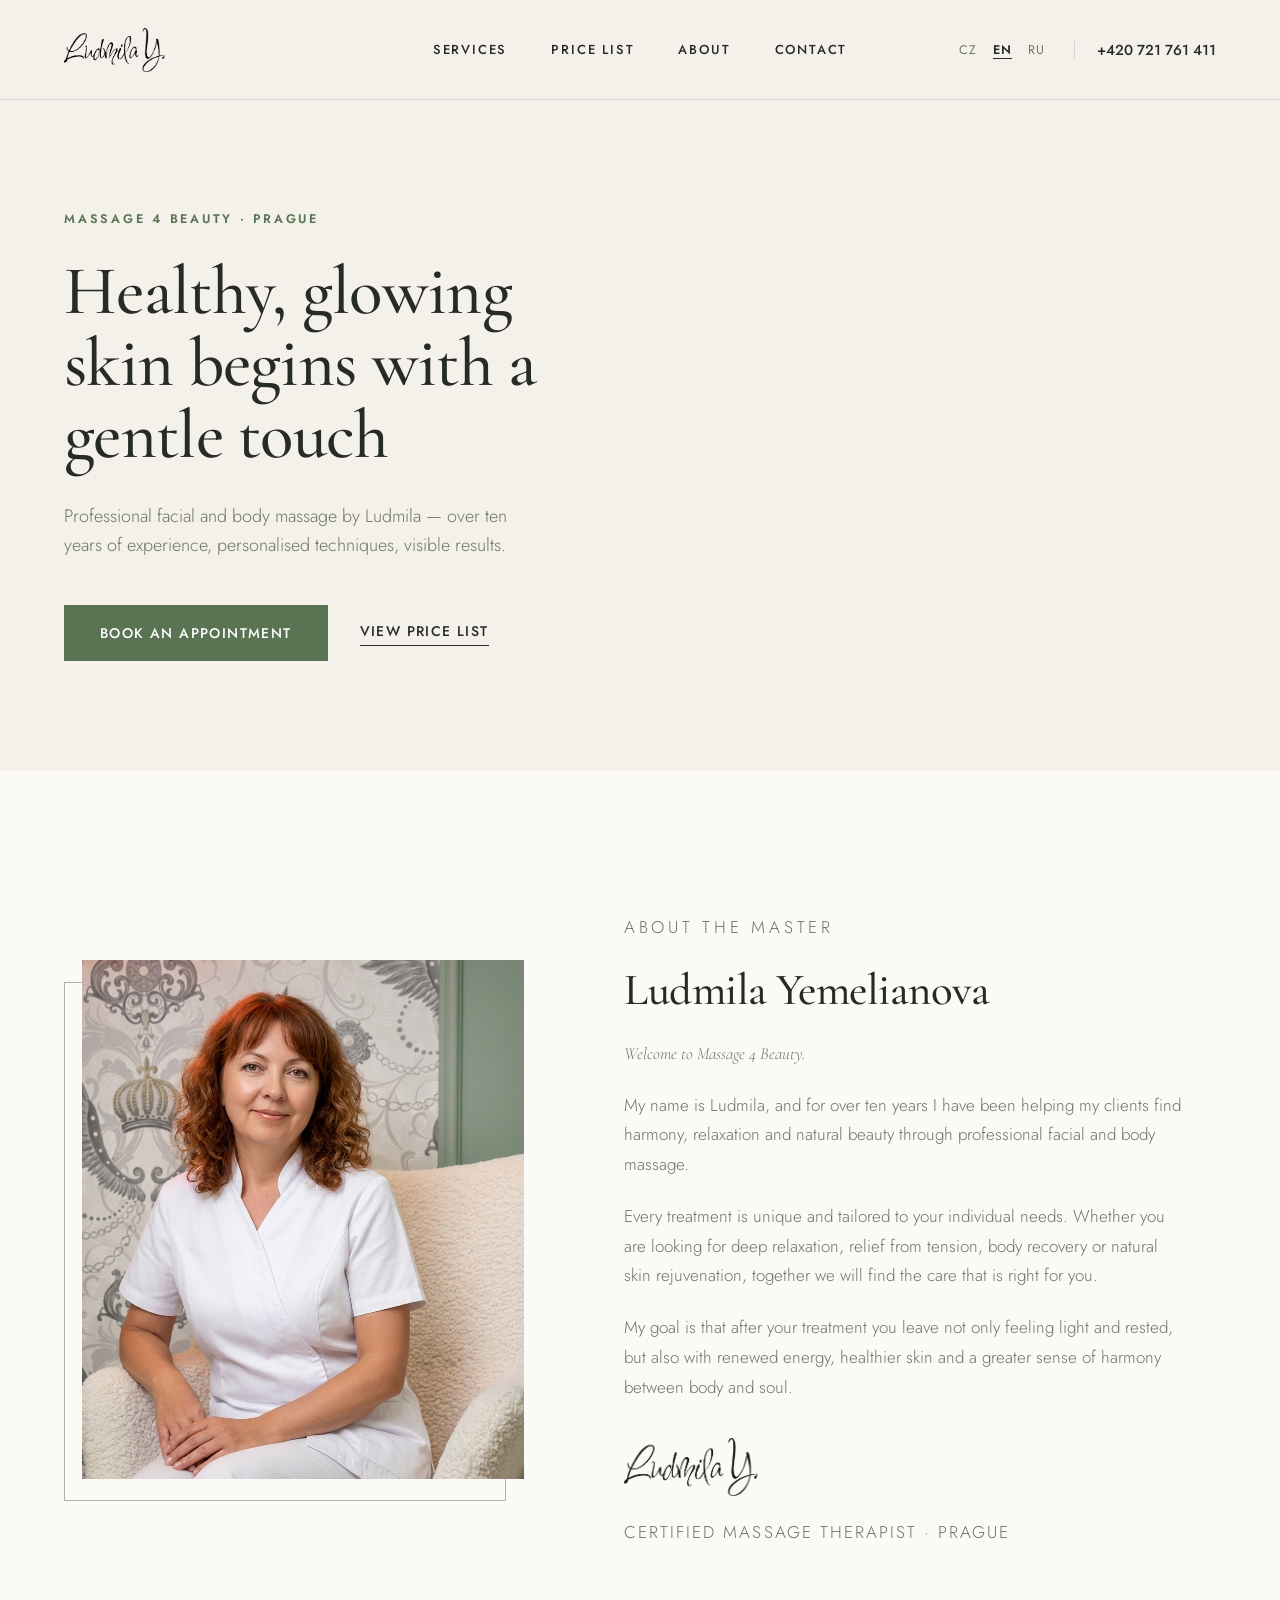
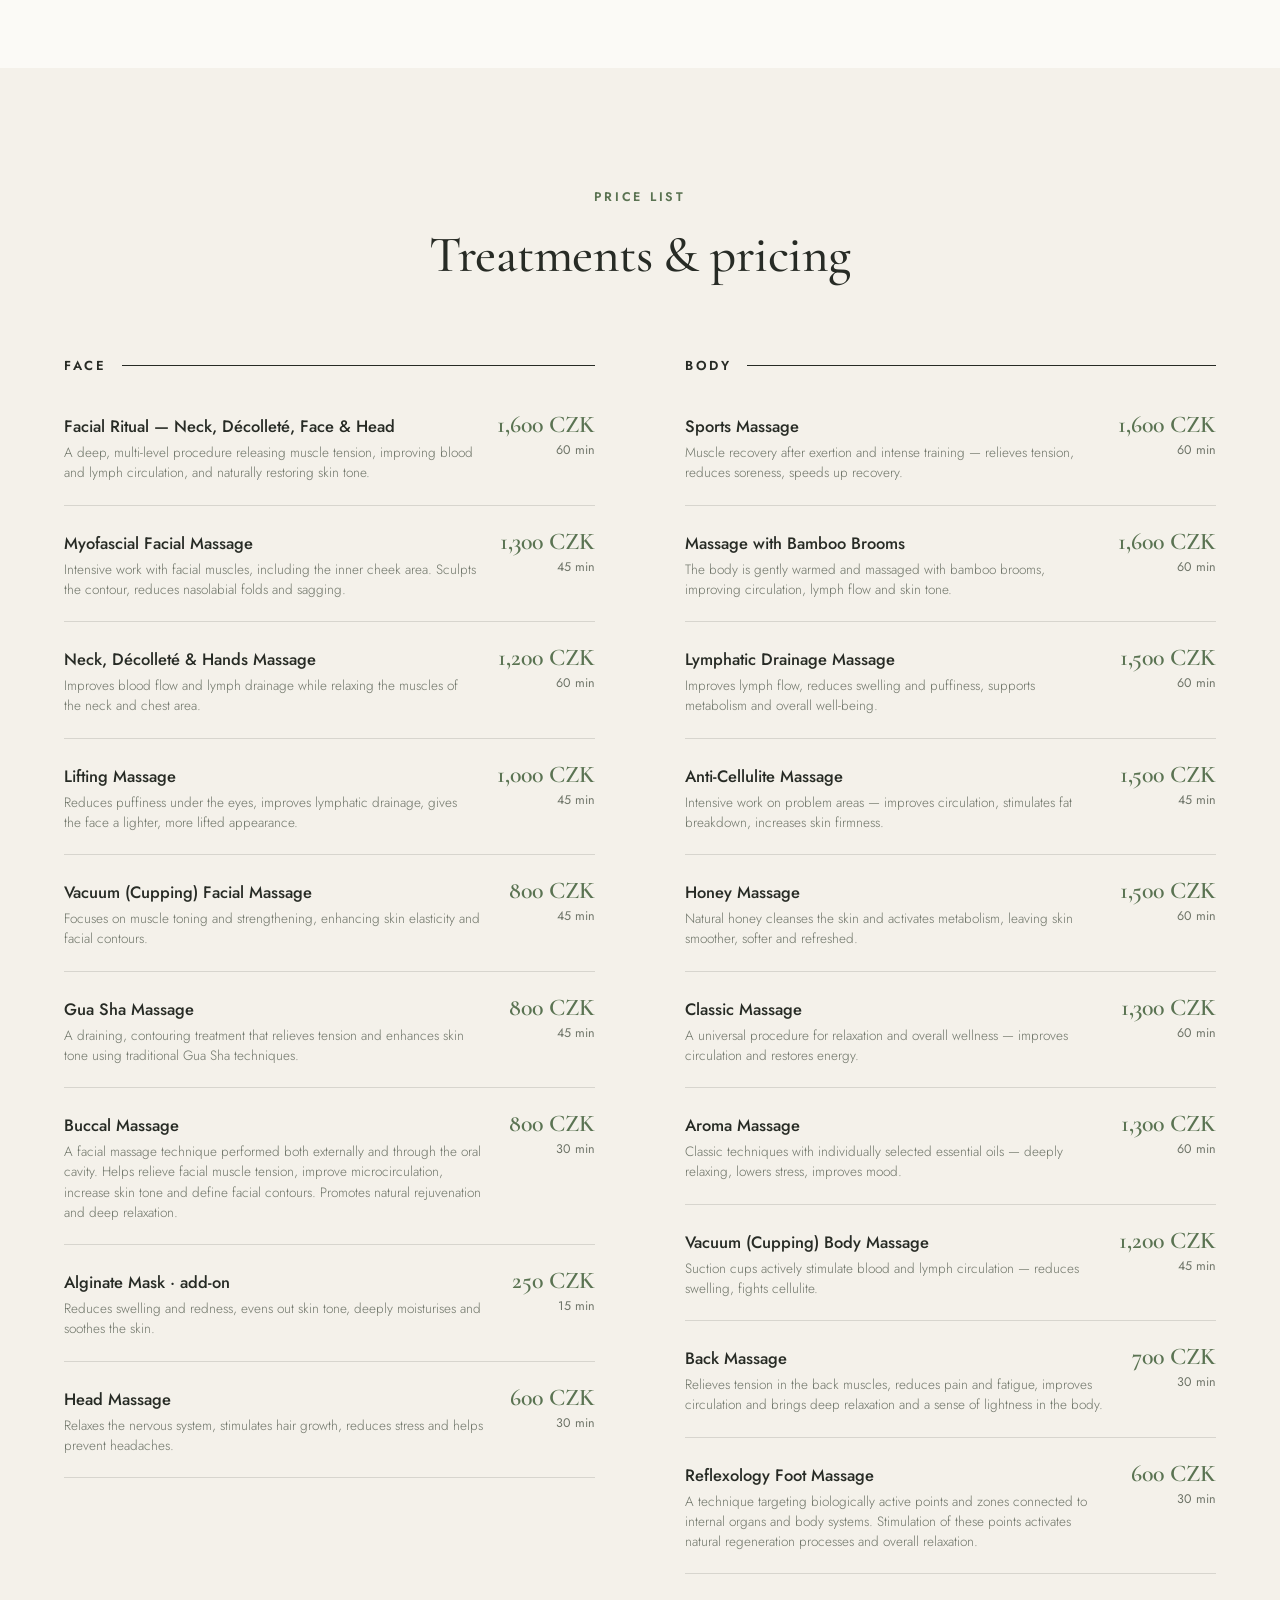
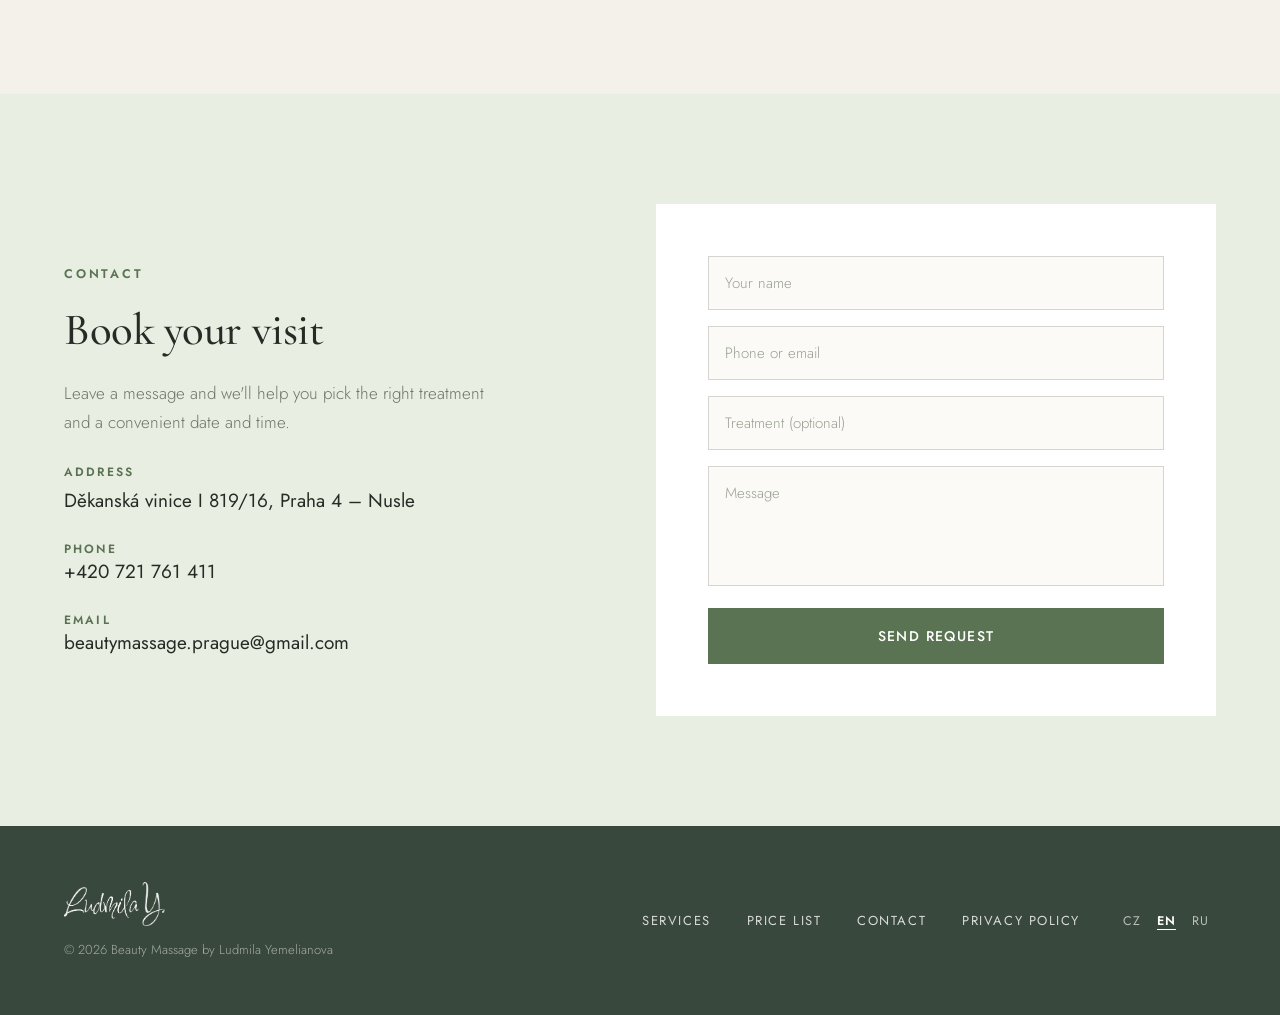
<file: index.html>
<!DOCTYPE html>
<html lang="en">
<head>
  <meta charset="UTF-8" />
  <meta name="viewport" content="width=device-width, initial-scale=1" />
  <title>Massage 4 Beauty — Ludmila Yemelianova · Praha</title>
  <meta name="description" content="Professional facial and body massage by Ludmila in Prague — lifting, myofascial, lymphatic and relaxation treatments." />

  <!-- Favicon: the green 'L.' circle mark -->
  <link rel="icon" type="image/png" href="assets/mark.png" />

  <!-- Fonts -->
  <link rel="preconnect" href="https://fonts.googleapis.com" />
  <link rel="preconnect" href="https://fonts.gstatic.com" crossorigin />
  <link href="https://fonts.googleapis.com/css2?family=Cormorant+Garamond:ital,wght@0,400;0,500;0,600;1,400;1,500&family=Jost:ital,wght@0,300;0,400;0,500;0,600;1,300;1,400&display=swap" rel="stylesheet" />

  <link rel="stylesheet" href="styles.css" />
</head>
<body>

  <!-- ============ HEADER ============ -->
  <header class="site-header" id="top">
    <a href="#top" class="brand" aria-label="Massage 4 Beauty — home">
      <img src="assets/signature.png" alt="Ludmila Yemelianova" />
    </a>

    <nav class="main-nav" aria-label="Main">
      <a href="#services" data-i18n="navServices">Services</a>
      <a href="#prices" data-i18n="navPrices">Price list</a>
      <a href="#about" data-i18n="navAbout">About</a>
      <a href="#contact" data-i18n="navContact">Contact</a>
    </nav>

    <div class="header-right">
      <div class="lang-switch" role="group" aria-label="Language">
        <button type="button" data-lang="cs">CZ</button>
        <button type="button" data-lang="en">EN</button>
        <button type="button" data-lang="ru">RU</button>
      </div>
      <span class="v-line" aria-hidden="true"></span>
      <a href="tel:+420721761411" class="header-phone">+420 721 761 411</a>
    </div>
  </header>

  <main>
    <!-- ============ HERO ============ -->
    <section class="hero" id="services">
      <div class="hero-text">
        <p class="eyebrow" data-i18n="heroEyebrow">Massage 4 Beauty · Prague</p>
        <h1 data-i18n="heroH1">Healthy, glowing skin begins with a gentle touch</h1>
        <p class="hero-sub" data-i18n="heroSub">Professional facial and body massage by Ludmila — over ten years of experience, personalised techniques, visible results.</p>
        <div class="cta-row">
          <a href="#contact" class="btn-solid" data-i18n="ctaBook">Book an appointment</a>
          <a href="#prices" class="link-underline" data-i18n="ctaPrices">View price list</a>
        </div>
      </div>
      <div class="hero-img">
        <video src="oil-miracle.mp4" autoplay muted loop playsinline></video>
      </div>
    </section>

    <!-- ============ ABOUT ============ -->
    <section class="about" id="about">
      <div class="about-photo">
        <span class="about-frame" aria-hidden="true"></span>
        <img src="assets/ludmila-portrait.png" alt="Ludmila, massage therapist" />
      </div>
      <div class="about-text">
        <p class="eyebrow" data-i18n="aboutEyebrow">About the master</p>
        <h2 data-i18n="aboutName">Ludmila Yemelianova</h2>
        <p class="about-welcome" data-i18n="aboutWelcome">Welcome to Massage 4 Beauty.</p>
        <p data-i18n="aboutP1">My name is Ludmila, and for over ten years I have been helping my clients find harmony, relaxation and natural beauty through professional facial and body massage.</p>
        <p data-i18n="aboutP2">Every treatment is unique and tailored to your individual needs. Whether you are looking for deep relaxation, relief from tension, body recovery or natural skin rejuvenation, together we will find the care that is right for you.</p>
        <p data-i18n="aboutP3">My goal is that after your treatment you leave not only feeling light and rested, but also with renewed energy, healthier skin and a greater sense of harmony between body and soul.</p>
        <img src="assets/signature.png" alt="" class="about-sig" />
        <p class="caption" data-i18n="aboutCaption">Certified massage therapist · Prague</p>
      </div>
    </section>

    <!-- ============ PRICE LIST ============ -->
    <section class="prices" id="prices">
      <div class="prices-head">
        <p class="eyebrow" data-i18n="pricesEyebrow">Price list</p>
        <h2 data-i18n="pricesH2">Treatments &amp; pricing</h2>
      </div>
      <div class="prices-grid">
        <div class="price-col">
          <div class="group-head"><span data-i18n="groupFace">Face</span><span class="group-rule"></span></div>
          <div id="faceList"></div>
        </div>
        <div class="price-col">
          <div class="group-head"><span data-i18n="groupBody">Body</span><span class="group-rule"></span></div>
          <div id="bodyList"></div>
        </div>
      </div>
    </section>

    <!-- ============ CONTACT ============ -->
    <section class="contact" id="contact">
      <div class="contact-info">
        <p class="eyebrow" data-i18n="contactEyebrow">Contact</p>
        <h2 data-i18n="contactH2">Book your visit</h2>
        <p class="contact-sub" data-i18n="contactSub">Leave a message and we'll help you pick the right treatment and time.</p>

        <div class="info-block">
          <p class="info-label" data-i18n="lblAddress">Address</p>
          <p class="info-value" id="infoAddress">Děkanská vinice I 819/16, Praha 4 – Nusle</p>
        </div>
        <div class="info-block">
          <p class="info-label" data-i18n="lblPhone">Phone</p>
          <a class="info-value" href="tel:+420721761411">+420 721 761 411</a>
        </div>
        <div class="info-block">
          <p class="info-label" data-i18n="lblEmail">Email</p>
          <a class="info-value" href="mailto:beautymassage.prague@gmail.com">beautymassage.prague@gmail.com</a>
        </div>
      </div>

      <form class="form-card" id="bookingForm" novalidate>
        <input class="field" type="text" name="name" data-i18n-ph="fName" placeholder="Your name" required />
        <input class="field" type="text" name="contact" data-i18n-ph="fContact" placeholder="Phone or email" required />
        <input class="field" type="text" name="treatment" data-i18n-ph="fTreatment" placeholder="Treatment (optional)" />
        <textarea class="field" name="message" rows="4" data-i18n-ph="fMessage" placeholder="Message"></textarea>
        <button type="submit" class="btn-solid" data-i18n="fSend">Send request</button>
        <p class="form-thanks" id="formThanks" hidden></p>
      </form>
    </section>
  </main>

  <!-- ============ FOOTER ============ -->
  <footer class="site-footer">
    <div class="footer-brand">
      <img src="assets/signature.png" alt="Ludmila Yemelianova" />
      <p class="footer-copy" data-i18n="footerCopy">© 2026 Beauty Massage by Ludmila Yemelianova</p>
    </div>
    <div class="footer-right">
      <a href="#services" data-i18n="navServices">Services</a>
      <a href="#prices" data-i18n="navPrices">Price list</a>
      <a href="#contact" data-i18n="navContact">Contact</a>
      <a href="privacy.html" data-i18n="privacyLink">Ochrana osobních údajů</a>
      <div class="lang-switch footer-lang" role="group" aria-label="Language">
        <button type="button" data-lang="cs">CZ</button>
        <button type="button" data-lang="en">EN</button>
        <button type="button" data-lang="ru">RU</button>
      </div>
    </div>
  </footer>

  <script src="content.js"></script>
  <script src="script.js"></script>
</body>
</html>
</file>
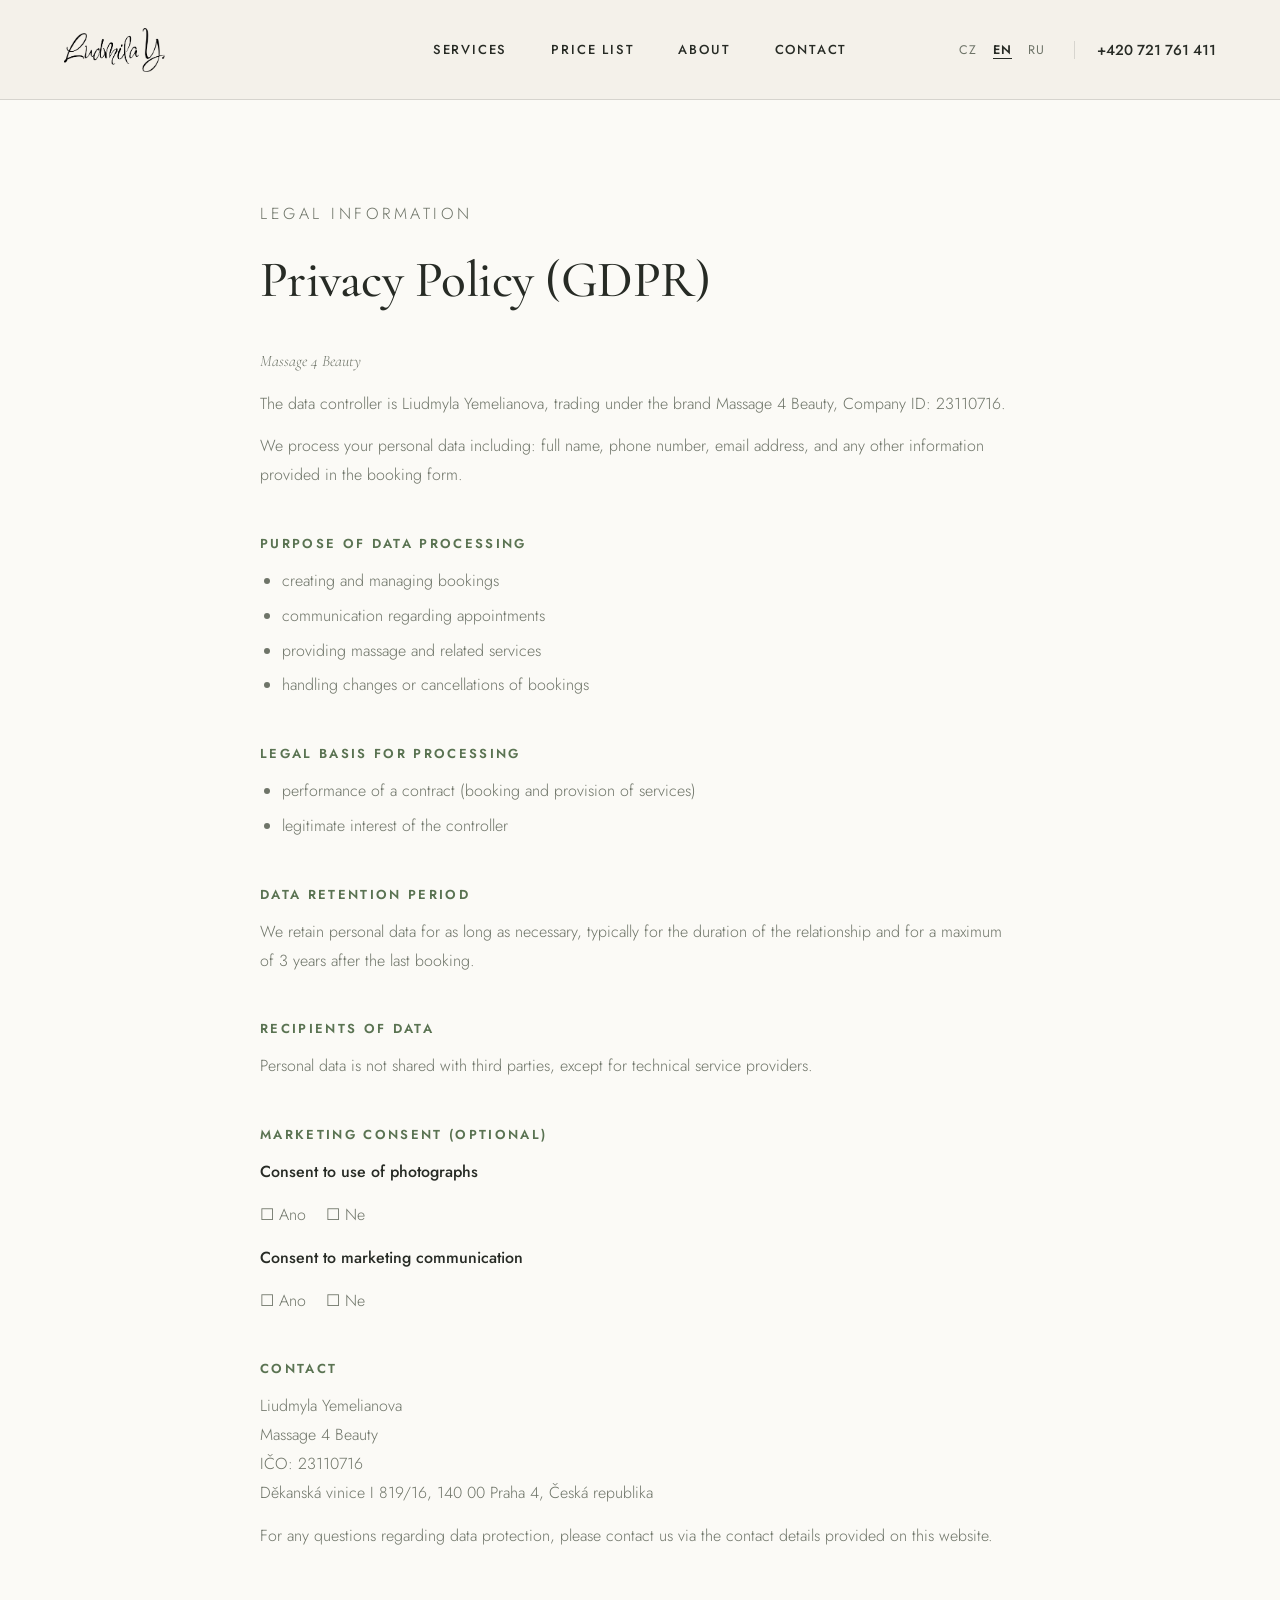
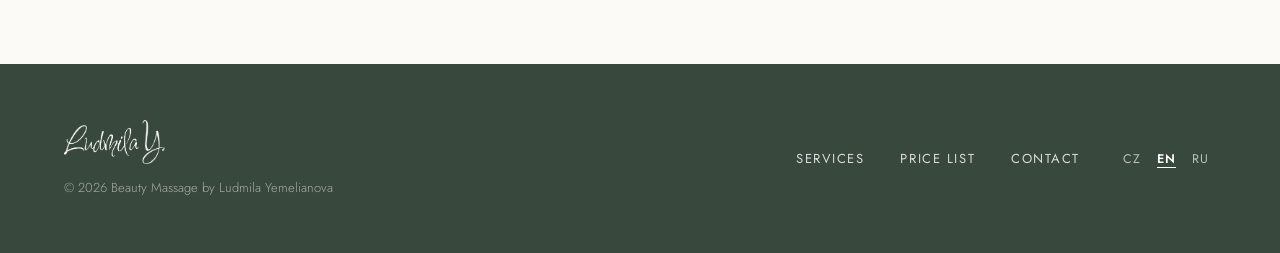
<file: privacy.html>
<!DOCTYPE html>
<html lang="cs">
<head>
  <meta charset="UTF-8" />
  <meta name="viewport" content="width=device-width, initial-scale=1" />
  <title>Privacy Policy — Massage 4 Beauty</title>
  <meta name="robots" content="noindex, follow" />
  <link rel="icon" type="image/png" href="assets/mark.png" />
  <link rel="preconnect" href="https://fonts.googleapis.com" />
  <link rel="preconnect" href="https://fonts.gstatic.com" crossorigin />
  <link href="https://fonts.googleapis.com/css2?family=Cormorant+Garamond:ital,wght@0,400;0,500;0,600;1,400;1,500&family=Jost:ital,wght@0,300;0,400;0,500;0,600;1,300;1,400&display=swap" rel="stylesheet" />
  <link rel="stylesheet" href="styles.css" />
</head>
<body>

  <!-- ============ HEADER ============ -->
  <header class="site-header" id="top">
    <a href="index.html" class="brand" aria-label="Massage 4 Beauty — home">
      <img src="assets/signature.png" alt="Ludmila Yemelianova" />
    </a>
    <nav class="main-nav" aria-label="Main">
      <a href="index.html#services" data-i18n="navServices">Services</a>
      <a href="index.html#prices" data-i18n="navPrices">Price list</a>
      <a href="index.html#about" data-i18n="navAbout">About</a>
      <a href="index.html#contact" data-i18n="navContact">Contact</a>
    </nav>
    <div class="header-right">
      <div class="lang-switch" role="group" aria-label="Language">
        <button type="button" data-lang="cs">CZ</button>
        <button type="button" data-lang="en">EN</button>
        <button type="button" data-lang="ru">RU</button>
      </div>
      <span class="v-line" aria-hidden="true"></span>
      <a href="tel:+420721761411" class="header-phone">+420 721 761 411</a>
    </div>
  </header>

  <main>
    <section class="privacy-page">
      <div class="privacy-wrap">
        <p class="eyebrow" data-i18n="privacyEyebrow">Právní informace</p>
        <h1 data-i18n="privacyH1">Ochrana osobních údajů (GDPR)</h1>
        <p class="privacy-brand">Massage 4 Beauty</p>

        <p data-i18n="privacyIntro1">Správcem osobních údajů je Liudmyla Yemelianova, podnikající pod značkou Massage 4 Beauty, IČO: 23110716.</p>
        <p data-i18n="privacyIntro2">Zpracováváme vaše osobní údaje v rozsahu: jméno a příjmení, telefonní číslo, e-mailová adresa a případně další údaje uvedené v rezervačním formuláři.</p>

        <h2 data-i18n="privacyH2Purpose">Účel zpracování údajů</h2>
        <ul>
          <li data-i18n="privacyP1">vytvoření a správa rezervace</li>
          <li data-i18n="privacyP2">komunikace ohledně termínu</li>
          <li data-i18n="privacyP3">poskytování masážních a souvisejících služeb</li>
          <li data-i18n="privacyP4">řešení změn nebo zrušení rezervace</li>
        </ul>

        <h2 data-i18n="privacyH2Legal">Právní základ zpracování</h2>
        <ul>
          <li data-i18n="privacyL1">plnění smlouvy (rezervace a poskytnutí služby)</li>
          <li data-i18n="privacyL2">oprávněný zájem správce</li>
        </ul>

        <h2 data-i18n="privacyH2Retention">Doba uchování údajů</h2>
        <p data-i18n="privacyRetention">Osobní údaje uchováváme po dobu nezbytně nutnou, obvykle po dobu trvání spolupráce a maximálně 3 roky po poslední rezervaci.</p>

        <h2 data-i18n="privacyH2Recipients">Příjemci údajů</h2>
        <p data-i18n="privacyRecipients">Osobní údaje nejsou poskytovány třetím stranám, s výjimkou technických poskytovatelů.</p>

        <h2 data-i18n="privacyH2Marketing">Marketingová souhlasná ujednání (volitelné)</h2>
        <p><strong data-i18n="privacyPhotoLabel">Souhlas s použitím fotografií</strong></p>
        <p class="privacy-checkboxes">&#9744; Ano &nbsp;&nbsp; &#9744; Ne</p>
        <p><strong data-i18n="privacyCommLabel">Souhlas s marketingovou komunikací</strong></p>
        <p class="privacy-checkboxes">&#9744; Ano &nbsp;&nbsp; &#9744; Ne</p>

        <h2 data-i18n="privacyH2Contact">Kontakt</h2>
        <p>
          Liudmyla Yemelianova<br />
          Massage 4 Beauty<br />
          IČO: 23110716<br />
          Děkanská vinice I 819/16, 140 00 Praha 4, Česká republika
        </p>
        <p data-i18n="privacyContactNote">V případě dotazů týkajících se ochrany osobních údajů nás můžete kontaktovat prostřednictvím kontaktních údajů uvedených na webových stránkách.</p>
      </div>
    </section>
  </main>

  <!-- ============ FOOTER ============ -->
  <footer class="site-footer">
    <div class="footer-brand">
      <img src="assets/signature.png" alt="Ludmila Yemelianova" />
      <p class="footer-copy" data-i18n="footerCopy">© 2026 Beauty Massage · Ludmila Yemelianova</p>
    </div>
    <div class="footer-right">
      <a href="index.html#services" data-i18n="navServices">Services</a>
      <a href="index.html#prices" data-i18n="navPrices">Price list</a>
      <a href="index.html#contact" data-i18n="navContact">Contact</a>
      <div class="lang-switch footer-lang" role="group" aria-label="Language">
        <button type="button" data-lang="cs">CZ</button>
        <button type="button" data-lang="en">EN</button>
        <button type="button" data-lang="ru">RU</button>
      </div>
    </div>
  </footer>

  <script src="content.js"></script>
  <script src="script.js"></script>
</body>
</html>
</file>
<file: styles.css>
/* ============================================================
   Massage 4 Beauty — Variant A "Editorial Ivory"
   Plain CSS. No build step required.
   ============================================================ */

:root {
  --ivory:     #F4F1EA;
  --paper:     #FBFAF6;
  --white:     #FFFFFF;
  --sage-tint: #E9EEE3;
  --deep:      #5A7352;
  --deeper:    #39483C;
  --ink:       #272B25;
  --soft:      #6E7468;
  --line:      rgba(39, 43, 37, .14);

  --serif: "Cormorant Garamond", Georgia, serif;
  --sans:  "Jost", "Helvetica Neue", Arial, sans-serif;

  --maxw: 1320px;
  --pad: 64px;
}

* { box-sizing: border-box; }

html { scroll-behavior: smooth; scroll-padding-top: 100px; }

body {
  margin: 0;
  background: var(--ivory);
  color: var(--ink);
  font-family: var(--sans);
  -webkit-font-smoothing: antialiased;
}

img { display: block; max-width: 100%; }
a { color: inherit; text-decoration: none; }

h1, h2 { font-family: var(--serif); font-weight: 500; margin: 0; letter-spacing: -0.01em; }

.eyebrow {
  font-size: 12.5px;
  font-weight: 600;
  letter-spacing: 0.22em;
  text-transform: uppercase;
  color: var(--deep);
  margin: 0;
}

/* ---------- Shared buttons ---------- */
.btn-solid {
  display: inline-block;
  font-family: var(--sans);
  font-size: 14px;
  font-weight: 500;
  letter-spacing: 0.1em;
  text-transform: uppercase;
  color: #fff;
  background: var(--deep);
  padding: 18px 36px;
  border: none;
  cursor: pointer;
  transition: background .2s ease;
}
.btn-solid:hover { background: var(--deeper); }

.link-underline {
  font-size: 14px;
  font-weight: 500;
  letter-spacing: 0.1em;
  text-transform: uppercase;
  color: var(--ink);
  border-bottom: 1px solid var(--ink);
  padding-bottom: 4px;
  transition: color .2s ease, border-color .2s ease;
}
.link-underline:hover { color: var(--deep); border-color: var(--deep); }

/* ---------- Language switch ---------- */
.lang-switch { display: flex; gap: 2px; }
.lang-switch button {
  font-family: var(--sans);
  font-size: 12.5px;
  letter-spacing: 0.08em;
  color: var(--soft);
  background: none;
  border: none;
  padding: 6px 7px;
  cursor: pointer;
  text-underline-offset: 4px;
}
.lang-switch button.active { color: var(--ink); font-weight: 600; text-decoration: underline; }

/* ============================================================
   HEADER
   ============================================================ */
.site-header {
  position: sticky;
  top: 0;
  z-index: 50;
  display: grid;
  grid-template-columns: 1fr auto 1fr;
  align-items: center;
  gap: 24px;
  padding: 0 var(--pad);
  height: 100px;
  background: rgba(244, 241, 234, .9);
  backdrop-filter: blur(10px);
  border-bottom: 1px solid var(--line);
}
.brand { justify-self: start; }
.brand img { height: 44px; width: auto; }

.main-nav {
  display: flex;
  gap: 44px;
  justify-self: center;
  font-size: 13px;
  font-weight: 500;
  letter-spacing: 0.14em;
  text-transform: uppercase;
}
.main-nav a { transition: color .2s ease; }
.main-nav a:hover { color: var(--deep); }

.header-right { display: flex; align-items: center; gap: 22px; justify-self: end; }
.v-line { width: 1px; height: 18px; background: var(--line); }
.header-phone { font-size: 14.5px; font-weight: 500; }
.header-phone:hover { color: var(--deep); }

/* ============================================================
   HERO
   ============================================================ */
.hero {
  display: grid;
  grid-template-columns: 1fr 42%;
  background: var(--ivory);
}
.hero-text {
  display: flex;
  flex-direction: column;
  justify-content: center;
  padding: 110px 90px 110px var(--pad);
}
.hero h1 {
  font-size: clamp(48px, 5.4vw, 82px);
  line-height: 1.04;
  margin-top: 28px;
  text-wrap: pretty;
}
.hero-sub {
  font-size: 18px;
  font-weight: 300;
  line-height: 1.65;
  color: var(--soft);
  max-width: 460px;
  margin: 30px 0 0;
}
.cta-row { display: flex; align-items: center; gap: 32px; margin-top: 44px; flex-wrap: wrap; }
.hero-img { position: relative; min-height: 560px; }
.hero-img img,
.hero-img video { position: absolute; inset: 0; width: 100%; height: 100%; object-fit: cover; }

/* ============================================================
   ABOUT
   ============================================================ */
.about {
  display: grid;
  grid-template-columns: 460px 1fr;
  gap: 100px;
  align-items: center;
  background: var(--paper);
  padding: 120px var(--pad);
}
.about-photo { position: relative; margin-left: 18px; }
.about-frame {
  position: absolute;
  top: 22px; left: -18px;
  width: 100%; height: 100%;
  border: 1px solid var(--sage-tint);
  border-color: var(--deep);
  opacity: .5;
}
.about-photo img { position: relative; width: 100%; aspect-ratio: 4 / 4.7; object-fit: cover; }
.about-text { max-width: 560px; }
.about-text h2 { font-size: clamp(38px, 3.5vw, 54px); margin-top: 20px; }
.about-text p {
  font-size: 17px;
  font-weight: 300;
  line-height: 1.75;
  color: var(--soft);
  margin: 22px 0 0;
}
.about-welcome {
  font-family: var(--serif);
  font-size: 22px;
  font-style: italic;
  color: var(--deep);
  margin: 22px 0 0;
}
.about-sig { height: 58px; margin-top: 36px; opacity: .9; }
.caption {
  font-size: 13px;
  letter-spacing: 0.12em;
  text-transform: uppercase;
  color: var(--soft);
  margin: 10px 0 0;
}

/* ============================================================
   PRICE LIST
   ============================================================ */
.prices { background: var(--ivory); padding: 120px var(--pad); }
.prices-head { text-align: center; margin-bottom: 70px; }
.prices-head .eyebrow { margin-bottom: 18px; }
.prices-head h2 { font-size: clamp(40px, 4vw, 58px); }

.prices-grid { display: grid; grid-template-columns: 1fr 1fr; gap: 90px; align-items: start; }

.group-head { display: flex; align-items: center; gap: 16px; margin-bottom: 14px; }
.group-head span:first-child {
  font-size: 13px;
  font-weight: 600;
  letter-spacing: 0.2em;
  text-transform: uppercase;
  color: var(--ink);
}
.group-rule { flex: 1; height: 1px; background: var(--ink); }

.price-row {
  display: flex;
  align-items: baseline;
  gap: 24px;
  padding: 21px 0;
  border-bottom: 1px solid var(--line);
}
.price-name { font-size: 16.5px; font-weight: 500; color: var(--ink); }
.price-desc {
  font-size: 13.5px;
  font-weight: 300;
  line-height: 1.5;
  color: var(--soft);
  margin-top: 5px;
  max-width: 430px;
}
.price-meta { text-align: right; flex-shrink: 0; }
.price-val { font-family: var(--serif); font-size: 24px; font-weight: 600; color: var(--deep); }
.price-min { font-size: 12.5px; color: var(--soft); margin-top: 2px; }

/* ============================================================
   CONTACT
   ============================================================ */
.contact {
  display: grid;
  grid-template-columns: 1fr 560px;
  gap: 90px;
  align-items: center;
  background: var(--sage-tint);
  padding: 110px var(--pad);
}
.contact h2 { font-size: clamp(38px, 3.5vw, 54px); margin-top: 20px; }
.contact-sub {
  font-size: 17px;
  font-weight: 300;
  line-height: 1.7;
  color: var(--soft);
  max-width: 440px;
  margin: 22px 0 8px;
}
.info-block { margin-top: 26px; }
.info-label {
  font-size: 12px;
  font-weight: 600;
  letter-spacing: 0.18em;
  text-transform: uppercase;
  color: var(--deep);
  margin: 0;
}
.info-value { font-size: 19px; color: var(--ink); margin: 6px 0 0; }
a.info-value:hover { color: var(--deep); }

.form-card {
  background: var(--white);
  padding: 52px;
  display: flex;
  flex-direction: column;
  gap: 16px;
}
.field {
  font-family: var(--sans);
  font-size: 15px;
  font-weight: 300;
  color: var(--ink);
  background: var(--paper);
  border: 1px solid rgba(39, 43, 37, .18);
  padding: 15px 16px;
  width: 100%;
  outline: none;
  resize: none;
}
.field:focus { border-color: var(--deep); }
.field::placeholder { color: #9AA093; }
.form-card .btn-solid { margin-top: 6px; }
.form-thanks {
  font-size: 15px;
  color: var(--deep);
  text-align: center;
  margin: 4px 0 0;
}

/* ============================================================
   FOOTER
   ============================================================ */
.site-footer {
  display: flex;
  align-items: center;
  justify-content: space-between;
  gap: 32px;
  background: var(--deeper);
  padding: 56px var(--pad);
  flex-wrap: wrap;
}
.footer-brand img { height: 44px; filter: invert(1); opacity: .95; }
.footer-copy { font-size: 13px; font-weight: 300; color: rgba(255, 255, 255, .55); margin: 14px 0 0; }
.footer-right { display: flex; align-items: center; gap: 36px; flex-wrap: wrap; }
.footer-right a {
  font-size: 13px;
  letter-spacing: 0.12em;
  text-transform: uppercase;
  color: rgba(255, 255, 255, .8);
}
.footer-right a:hover { color: #fff; }
.footer-lang button { color: rgba(255, 255, 255, .65); }
.footer-lang button.active { color: #fff; }

/* ============================================================
   RESPONSIVE
   ============================================================ */
/* ============================================================
   PRIVACY POLICY
   ============================================================ */
.privacy-page { background: var(--paper); padding: 100px var(--pad); }
.privacy-wrap { max-width: 760px; margin: 0 auto; }
.privacy-wrap h1 {
  font-size: clamp(34px, 4vw, 52px);
  margin: 20px 0 36px;
}
.privacy-brand {
  font-family: var(--serif);
  font-size: 22px;
  font-style: italic;
  color: var(--deep);
  margin: -20px 0 40px;
}
.privacy-wrap h2 {
  font-family: var(--sans);
  font-size: 13px;
  font-weight: 600;
  letter-spacing: 0.18em;
  text-transform: uppercase;
  color: var(--deep);
  margin: 44px 0 14px;
}
.privacy-wrap p,
.privacy-wrap li {
  font-size: 16px;
  font-weight: 300;
  line-height: 1.8;
  color: var(--soft);
  margin: 0 0 14px;
}
.privacy-wrap ul { padding-left: 22px; margin: 0 0 14px; }
.privacy-wrap li { margin: 0 0 6px; }
.privacy-wrap strong { color: var(--ink); font-weight: 500; }
.privacy-checkboxes { color: var(--ink); font-size: 15px; }

@media (max-width: 1080px) {
  :root { --pad: 40px; }
  .main-nav { display: none; }
  .site-header { grid-template-columns: auto 1fr; }
  .hero { grid-template-columns: 1fr; }
  .hero-text { padding: 80px var(--pad); }
  .hero-img { min-height: 420px; }
  .about { grid-template-columns: 1fr; gap: 56px; }
  .about-photo { max-width: 420px; }
  .prices-grid { grid-template-columns: 1fr; gap: 56px; }
  .contact { grid-template-columns: 1fr; gap: 48px; }
}

@media (max-width: 560px) {
  :root { --pad: 22px; }
  .header-phone, .v-line { display: none; }
  .hero-text { padding: 56px var(--pad); }
  .form-card { padding: 32px 24px; }
  .site-footer { flex-direction: column; align-items: flex-start; gap: 28px; }
}
</file>
